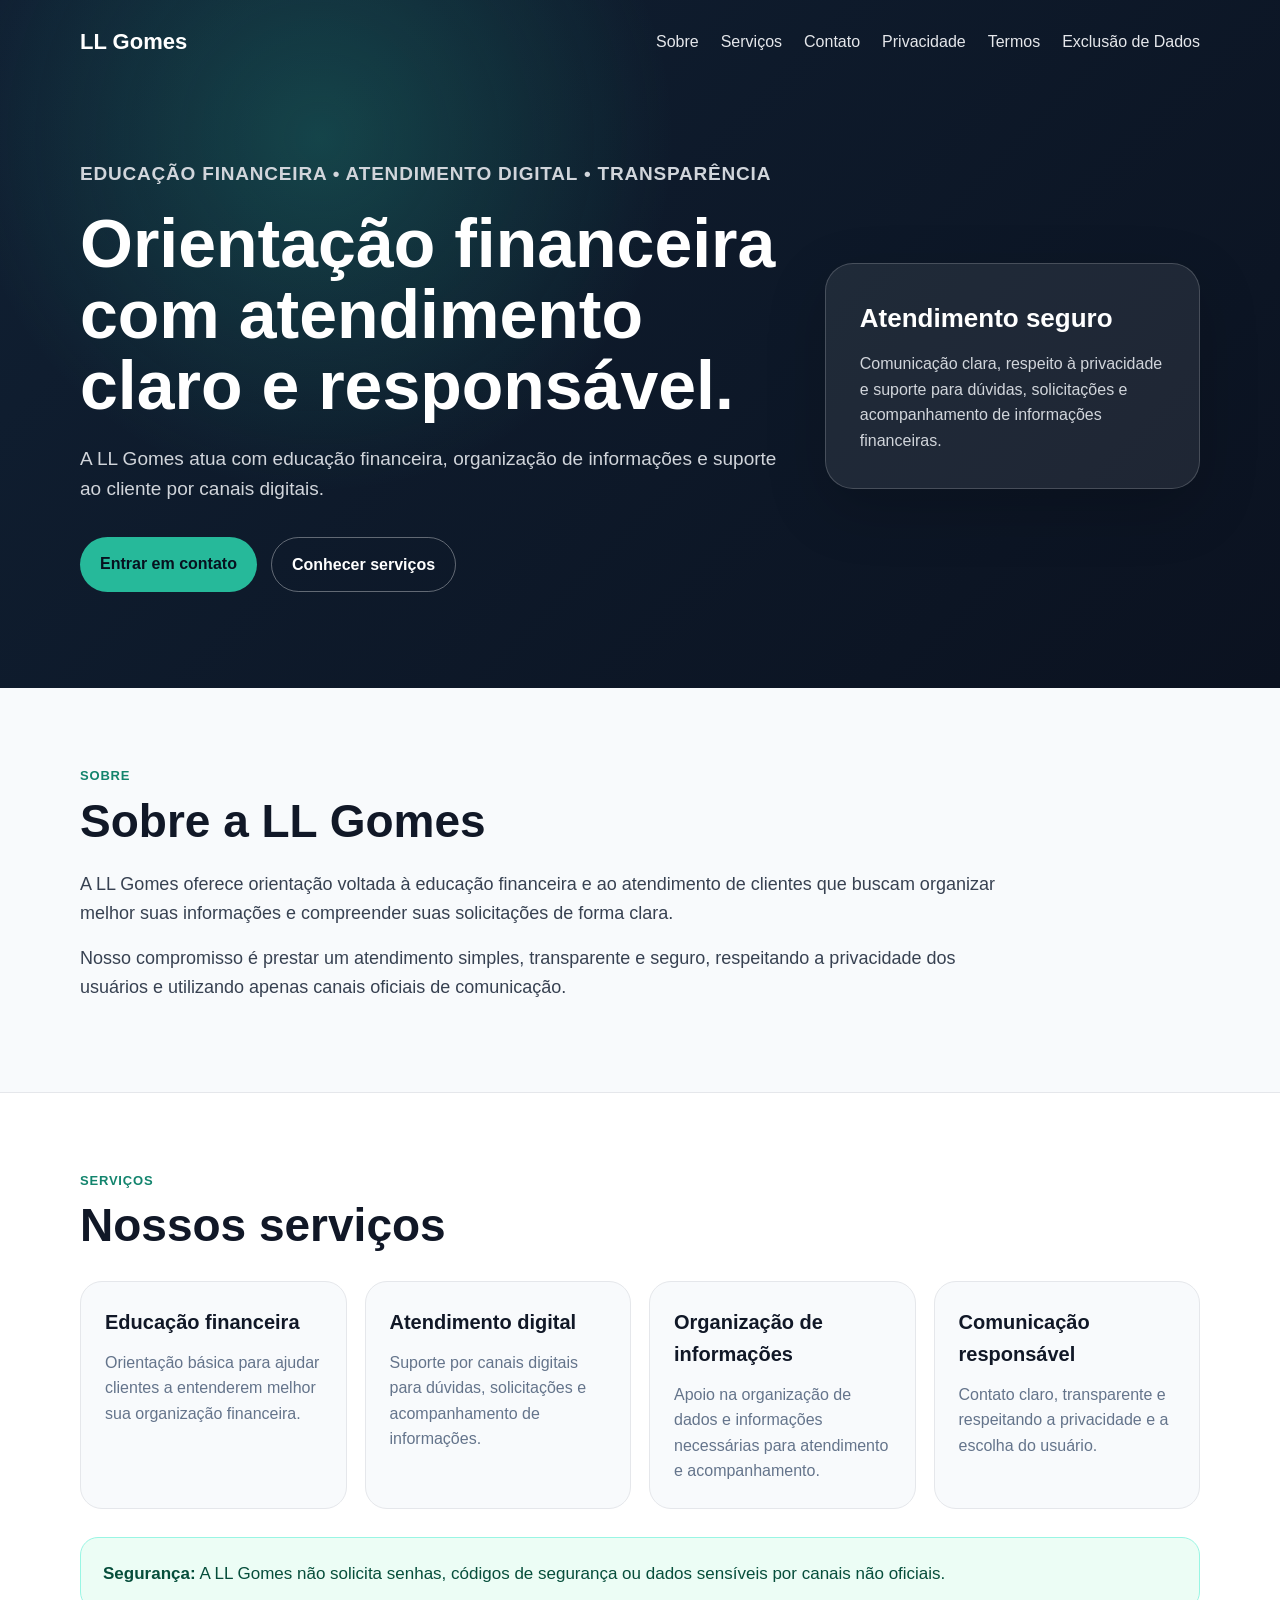
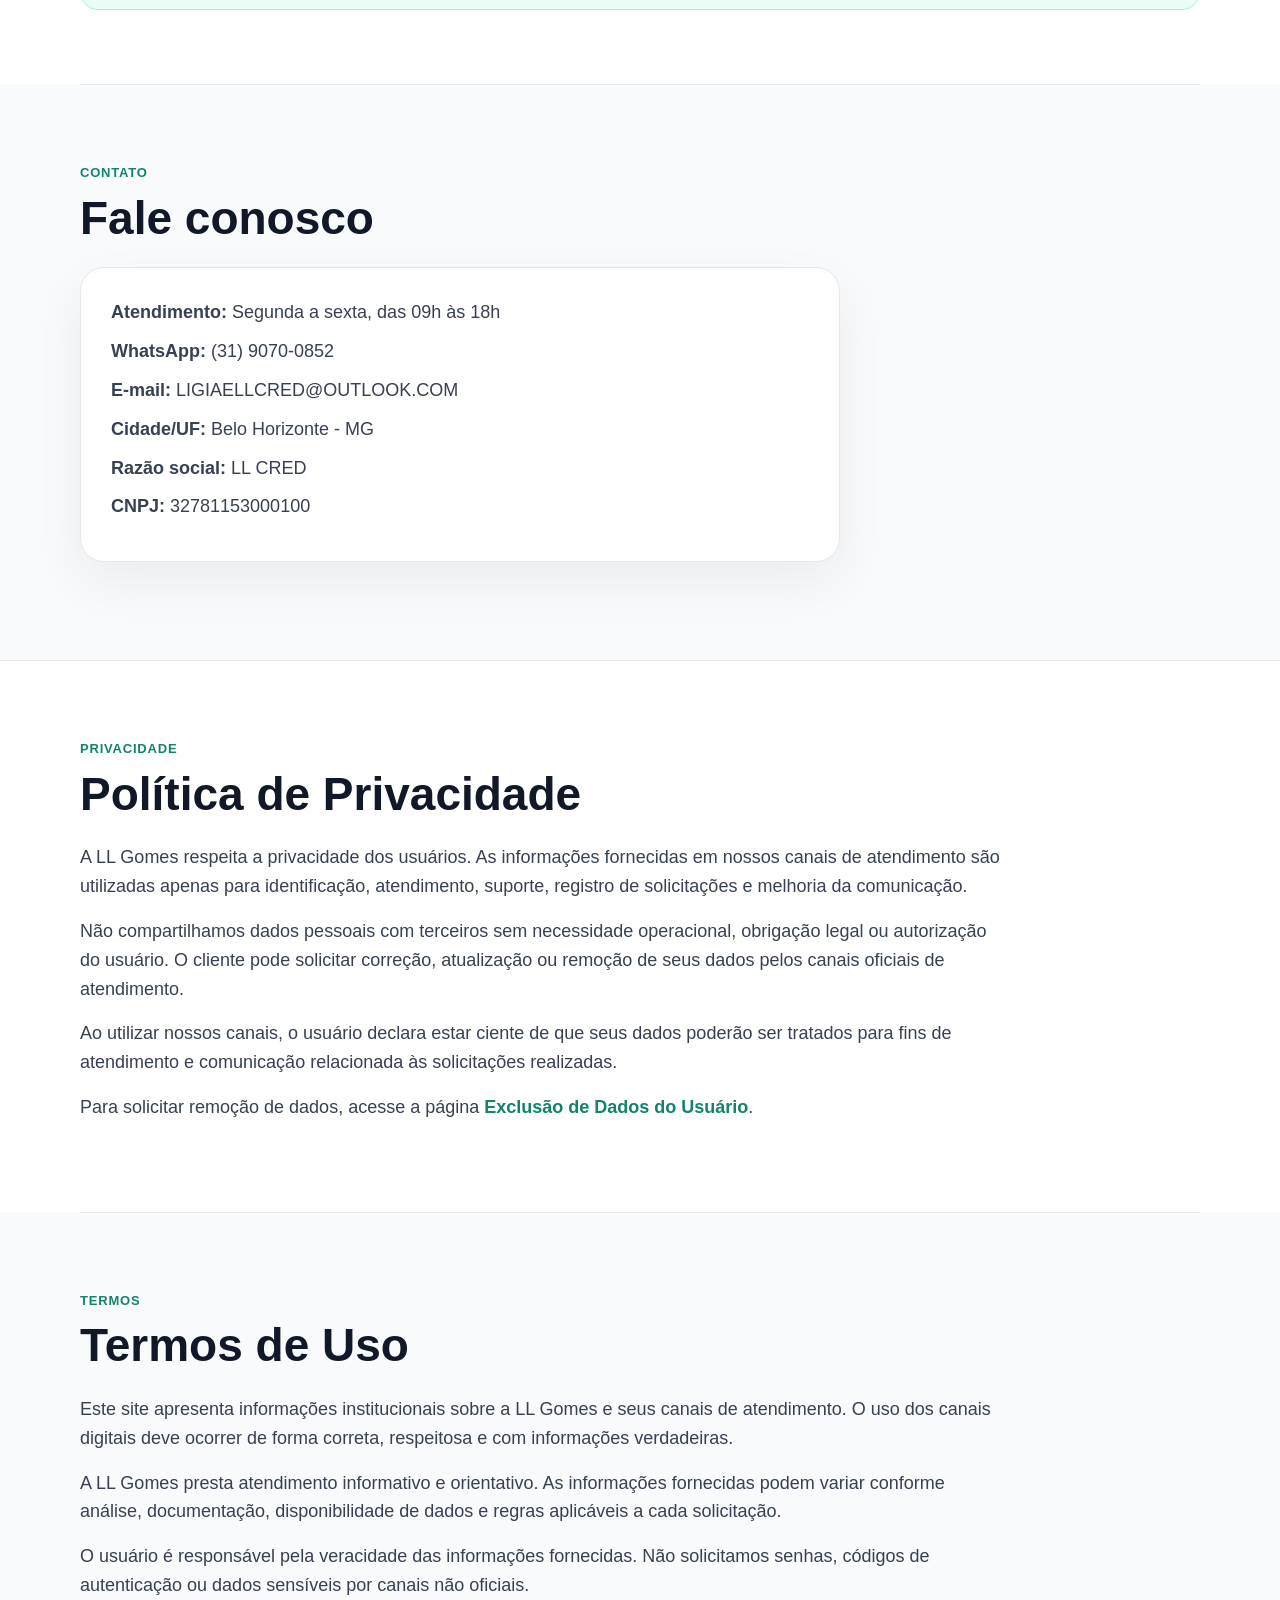
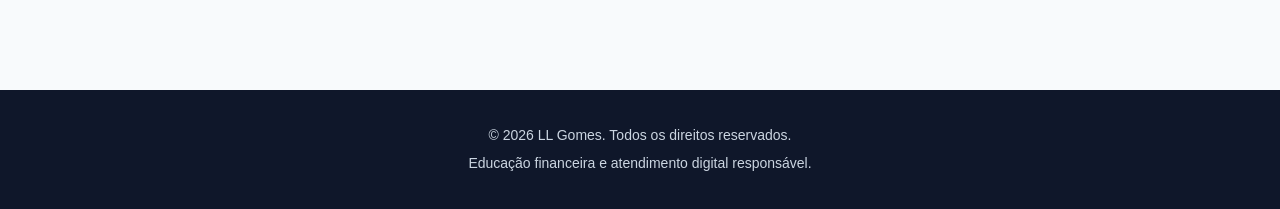
<file: index.html>
<!DOCTYPE html>
<html lang="pt-BR">
<head>
  <meta charset="UTF-8" />
  <meta name="viewport" content="width=device-width, initial-scale=1.0" />
  <title>LL Gomes | Educação Financeira</title>
  <meta name="description" content="LL Gomes - Educação financeira, atendimento digital e orientação responsável para clientes." />
  <link rel="stylesheet" href="styles.css" />
</head>
<body>
  <header class="topo">
    <nav class="nav">
      <a class="logo" href="#inicio">LL Gomes</a>
      <div class="menu">
        <a href="#sobre">Sobre</a>
        <a href="#servicos">Serviços</a>
        <a href="#contato">Contato</a>
        <a href="#privacidade">Privacidade</a>
        <a href="#termos">Termos</a>
        <a href="exclusao-de-dados.html">Exclusão de Dados</a>
      </div>
    </nav>

    <section id="inicio" class="hero">
      <div>
        <p class="tag">Educação financeira • Atendimento digital • Transparência</p>
        <h1>Orientação financeira com atendimento claro e responsável.</h1>
        <p>A LL Gomes atua com educação financeira, organização de informações e suporte ao cliente por canais digitais.</p>
        <div class="botoes">
          <a class="btn principal" href="#contato">Entrar em contato</a>
          <a class="btn secundario" href="#servicos">Conhecer serviços</a>
        </div>
      </div>

      <div class="card">
        <h2>Atendimento seguro</h2>
        <p>Comunicação clara, respeito à privacidade e suporte para dúvidas, solicitações e acompanhamento de informações financeiras.</p>
      </div>
    </section>
  </header>

  <main>
    <section id="sobre" class="secao">
      <span>Sobre</span>
      <h2>Sobre a LL Gomes</h2>
      <p>A LL Gomes oferece orientação voltada à educação financeira e ao atendimento de clientes que buscam organizar melhor suas informações e compreender suas solicitações de forma clara.</p>
      <p>Nosso compromisso é prestar um atendimento simples, transparente e seguro, respeitando a privacidade dos usuários e utilizando apenas canais oficiais de comunicação.</p>
    </section>

    <section id="servicos" class="secao destaque">
      <span>Serviços</span>
      <h2>Nossos serviços</h2>
      <div class="grid">
        <article><h3>Educação financeira</h3><p>Orientação básica para ajudar clientes a entenderem melhor sua organização financeira.</p></article>
        <article><h3>Atendimento digital</h3><p>Suporte por canais digitais para dúvidas, solicitações e acompanhamento de informações.</p></article>
        <article><h3>Organização de informações</h3><p>Apoio na organização de dados e informações necessárias para atendimento e acompanhamento.</p></article>
        <article><h3>Comunicação responsável</h3><p>Contato claro, transparente e respeitando a privacidade e a escolha do usuário.</p></article>
      </div>
      <div class="aviso"><strong>Segurança:</strong> A LL Gomes não solicita senhas, códigos de segurança ou dados sensíveis por canais não oficiais.</div>
    </section>

    <section id="contato" class="secao">
      <span>Contato</span>
      <h2>Fale conosco</h2>
      <div class="contato">
        <p><strong>Atendimento:</strong> Segunda a sexta, das 09h às 18h</p>
        <p><strong>WhatsApp:</strong> (31) 9070-0852</p>
        <p><strong>E-mail:</strong> LIGIAELLCRED@OUTLOOK.COM</p>
        <p><strong>Cidade/UF:</strong> Belo Horizonte - MG</p>
        <p><strong>Razão social:</strong> LL CRED</p>
        <p><strong>CNPJ:</strong> 32781153000100</p>
      </div>
    </section>

    <section id="privacidade" class="secao destaque">
      <span>Privacidade</span>
      <h2>Política de Privacidade</h2>
      <p>A LL Gomes respeita a privacidade dos usuários. As informações fornecidas em nossos canais de atendimento são utilizadas apenas para identificação, atendimento, suporte, registro de solicitações e melhoria da comunicação.</p>
      <p>Não compartilhamos dados pessoais com terceiros sem necessidade operacional, obrigação legal ou autorização do usuário. O cliente pode solicitar correção, atualização ou remoção de seus dados pelos canais oficiais de atendimento.</p>
      <p>Ao utilizar nossos canais, o usuário declara estar ciente de que seus dados poderão ser tratados para fins de atendimento e comunicação relacionada às solicitações realizadas.</p>
      <p>Para solicitar remoção de dados, acesse a página <a class="link" href="exclusao-de-dados.html">Exclusão de Dados do Usuário</a>.</p>
    </section>

    <section id="termos" class="secao">
      <span>Termos</span>
      <h2>Termos de Uso</h2>
      <p>Este site apresenta informações institucionais sobre a LL Gomes e seus canais de atendimento. O uso dos canais digitais deve ocorrer de forma correta, respeitosa e com informações verdadeiras.</p>
      <p>A LL Gomes presta atendimento informativo e orientativo. As informações fornecidas podem variar conforme análise, documentação, disponibilidade de dados e regras aplicáveis a cada solicitação.</p>
      <p>O usuário é responsável pela veracidade das informações fornecidas. Não solicitamos senhas, códigos de autenticação ou dados sensíveis por canais não oficiais.</p>
    </section>
  </main>

  <footer>
    <p>© 2026 LL Gomes. Todos os direitos reservados.</p>
    <p>Educação financeira e atendimento digital responsável.</p>
  </footer>
</body>
</html>
</file>
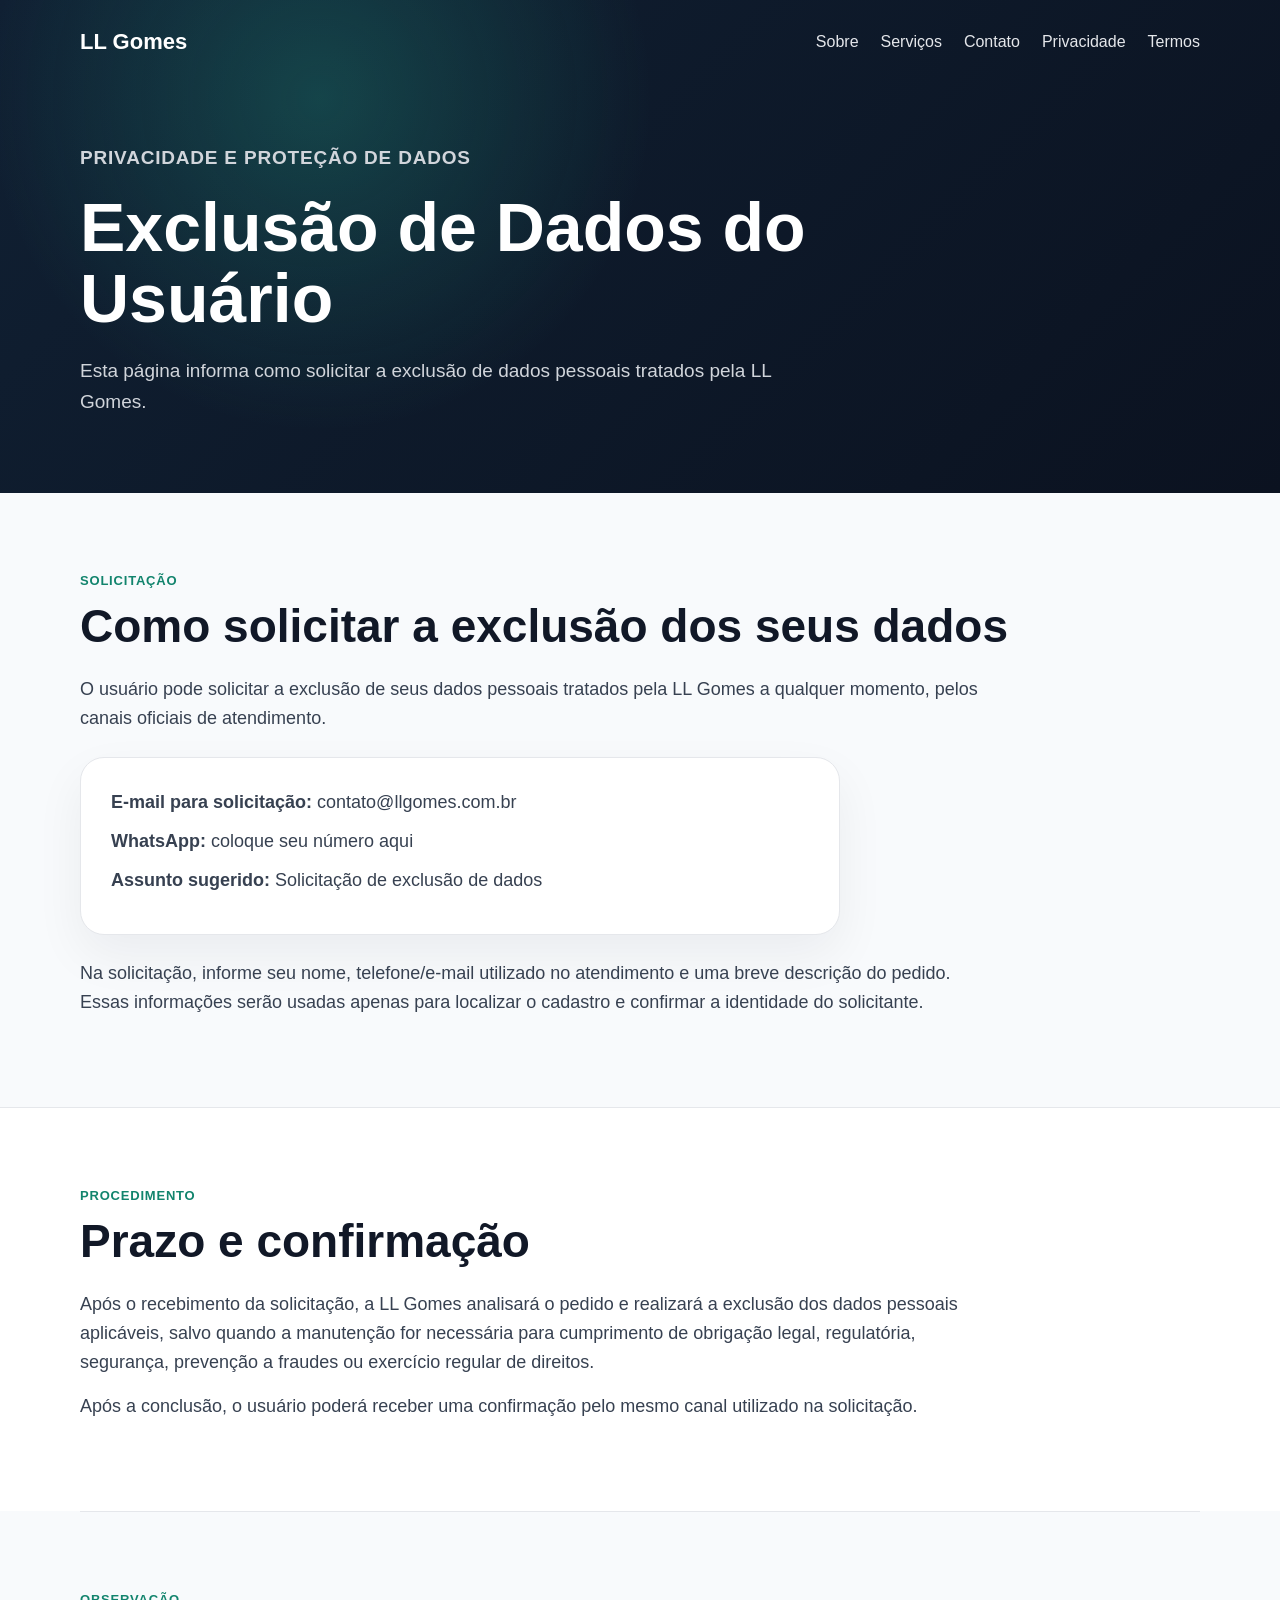
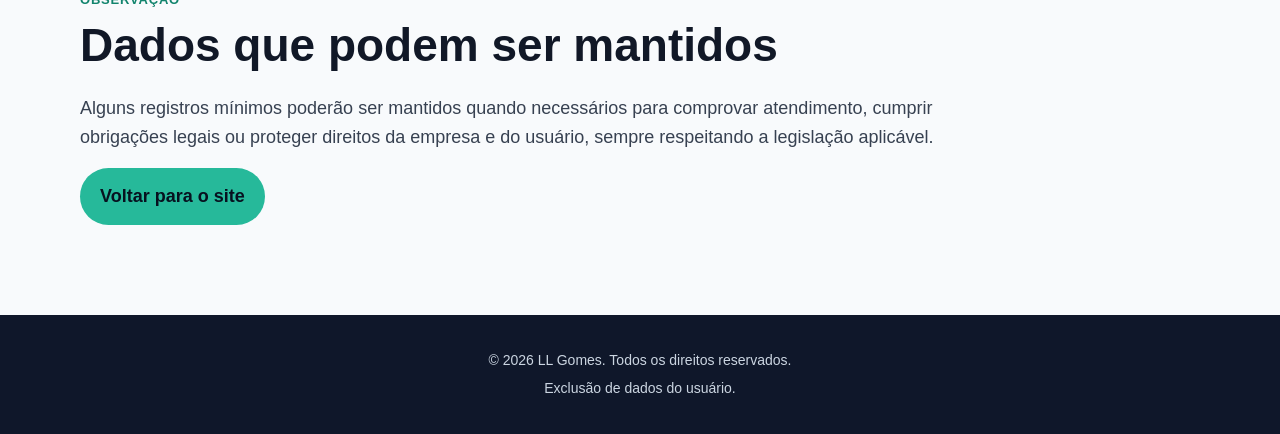
<file: exclusao-de-dados.html>
<!DOCTYPE html>
<html lang="pt-BR">
<head>
  <meta charset="UTF-8" />
  <meta name="viewport" content="width=device-width, initial-scale=1.0" />
  <title>Exclusão de Dados do Usuário | LL Gomes</title>
  <meta name="description" content="Instruções para solicitar a exclusão de dados pessoais tratados pela LL Gomes." />
  <link rel="stylesheet" href="styles.css" />
</head>
<body>
  <header class="topo pagina">
    <nav class="nav">
      <a class="logo" href="index.html">LL Gomes</a>
      <div class="menu">
        <a href="index.html#sobre">Sobre</a>
        <a href="index.html#servicos">Serviços</a>
        <a href="index.html#contato">Contato</a>
        <a href="index.html#privacidade">Privacidade</a>
        <a href="index.html#termos">Termos</a>
      </div>
    </nav>

    <section class="hero simples">
      <div>
        <p class="tag">Privacidade e proteção de dados</p>
        <h1>Exclusão de Dados do Usuário</h1>
        <p>Esta página informa como solicitar a exclusão de dados pessoais tratados pela LL Gomes.</p>
      </div>
    </section>
  </header>

  <main>
    <section class="secao">
      <span>Solicitação</span>
      <h2>Como solicitar a exclusão dos seus dados</h2>
      <p>O usuário pode solicitar a exclusão de seus dados pessoais tratados pela LL Gomes a qualquer momento, pelos canais oficiais de atendimento.</p>

      <div class="contato">
        <p><strong>E-mail para solicitação:</strong> contato@llgomes.com.br</p>
        <p><strong>WhatsApp:</strong> coloque seu número aqui</p>
        <p><strong>Assunto sugerido:</strong> Solicitação de exclusão de dados</p>
      </div>

      <p>Na solicitação, informe seu nome, telefone/e-mail utilizado no atendimento e uma breve descrição do pedido. Essas informações serão usadas apenas para localizar o cadastro e confirmar a identidade do solicitante.</p>
    </section>

    <section class="secao destaque">
      <span>Procedimento</span>
      <h2>Prazo e confirmação</h2>
      <p>Após o recebimento da solicitação, a LL Gomes analisará o pedido e realizará a exclusão dos dados pessoais aplicáveis, salvo quando a manutenção for necessária para cumprimento de obrigação legal, regulatória, segurança, prevenção a fraudes ou exercício regular de direitos.</p>
      <p>Após a conclusão, o usuário poderá receber uma confirmação pelo mesmo canal utilizado na solicitação.</p>
    </section>

    <section class="secao">
      <span>Observação</span>
      <h2>Dados que podem ser mantidos</h2>
      <p>Alguns registros mínimos poderão ser mantidos quando necessários para comprovar atendimento, cumprir obrigações legais ou proteger direitos da empresa e do usuário, sempre respeitando a legislação aplicável.</p>
      <p><a class="btn principal" href="index.html">Voltar para o site</a></p>
    </section>
  </main>

  <footer>
    <p>© 2026 LL Gomes. Todos os direitos reservados.</p>
    <p>Exclusão de dados do usuário.</p>
  </footer>
</body>
</html>
</file>
<file: styles.css>
:root{--dark:#0b1220;--dark2:#102033;--txt:#1f2937;--muted:#64748b;--acc:#26b99a;--acc2:#12846d;--line:#e5e7eb}*{box-sizing:border-box;margin:0;padding:0}html{scroll-behavior:smooth}body{font-family:Arial,Helvetica,sans-serif;background:#f8fafc;color:var(--txt);line-height:1.6}a{text-decoration:none;color:inherit}.link{color:var(--acc2);font-weight:700}.topo{background:radial-gradient(circle at 25% 20%,rgba(38,185,154,.25),transparent 32%),linear-gradient(135deg,var(--dark2),var(--dark));color:#fff}.topo.pagina{min-height:auto}.nav{width:min(1120px,92%);margin:0 auto;padding:24px 0;display:flex;justify-content:space-between;gap:24px;align-items:center}.logo{font-size:22px;font-weight:700}.menu{display:flex;gap:22px;flex-wrap:wrap;color:#e5e7eb}.menu a:hover{color:var(--acc)}.hero{width:min(1120px,92%);margin:0 auto;padding:76px 0 96px;display:grid;grid-template-columns:1.3fr .7fr;gap:48px;align-items:center}.hero.simples{display:block;padding:60px 0 76px}.tag{color:#8df2dd;font-weight:700;margin-bottom:18px;text-transform:uppercase;font-size:13px;letter-spacing:.8px}.hero h1{font-size:clamp(38px,6vw,68px);line-height:1.05;max-width:900px;margin-bottom:22px}.hero p{color:#d1d5db;font-size:19px;max-width:760px}.botoes{margin-top:32px;display:flex;gap:14px;flex-wrap:wrap}.btn{padding:14px 20px;border-radius:999px;font-weight:700;display:inline-block}.principal{background:var(--acc);color:#07111f}.secundario{border:1px solid rgba(255,255,255,.35);color:#fff}.card{background:rgba(255,255,255,.08);border:1px solid rgba(255,255,255,.18);border-radius:28px;padding:34px;box-shadow:0 20px 60px rgba(0,0,0,.18)}.card h2{font-size:26px;margin-bottom:12px}.card p{font-size:16px}.secao{width:min(1120px,92%);margin:0 auto;padding:74px 0}.secao+.secao{border-top:1px solid var(--line)}.destaque{background:#fff;width:100%;padding-left:max(4%,calc((100% - 1120px)/2));padding-right:max(4%,calc((100% - 1120px)/2))}.secao span{color:var(--acc2);font-weight:700;text-transform:uppercase;letter-spacing:.8px;font-size:13px}.secao h2{font-size:clamp(30px,4vw,46px);line-height:1.1;margin:8px 0 24px;color:#111827}.secao p{font-size:18px;color:#374151;max-width:920px;margin-bottom:16px}.grid{display:grid;grid-template-columns:repeat(4,1fr);gap:18px;margin-top:30px}.grid article{border:1px solid var(--line);border-radius:22px;padding:24px;background:#f8fafc}.grid h3{font-size:20px;margin-bottom:12px;color:#111827}.grid p{font-size:16px;margin:0;color:var(--muted)}.aviso{margin-top:28px;padding:22px;border-radius:18px;background:#ecfdf5;border:1px solid #99f6e4;color:#064e3b;font-size:17px}.contato{background:#fff;border:1px solid var(--line);border-radius:24px;padding:30px;max-width:760px;box-shadow:0 20px 50px rgba(15,23,42,.06);margin:24px 0}.contato p{margin-bottom:10px}footer{background:#0f172a;color:#cbd5e1;text-align:center;padding:34px 20px;font-size:14px}footer p+p{margin-top:6px}@media(max-width:900px){.nav{align-items:flex-start;flex-direction:column}.hero{grid-template-columns:1fr;padding-top:44px}.grid{grid-template-columns:repeat(2,1fr)}}@media(max-width:560px){.menu{gap:12px}.grid{grid-template-columns:1fr}.hero h1{font-size:40px}.secao{padding:52px 0}}
</file>
